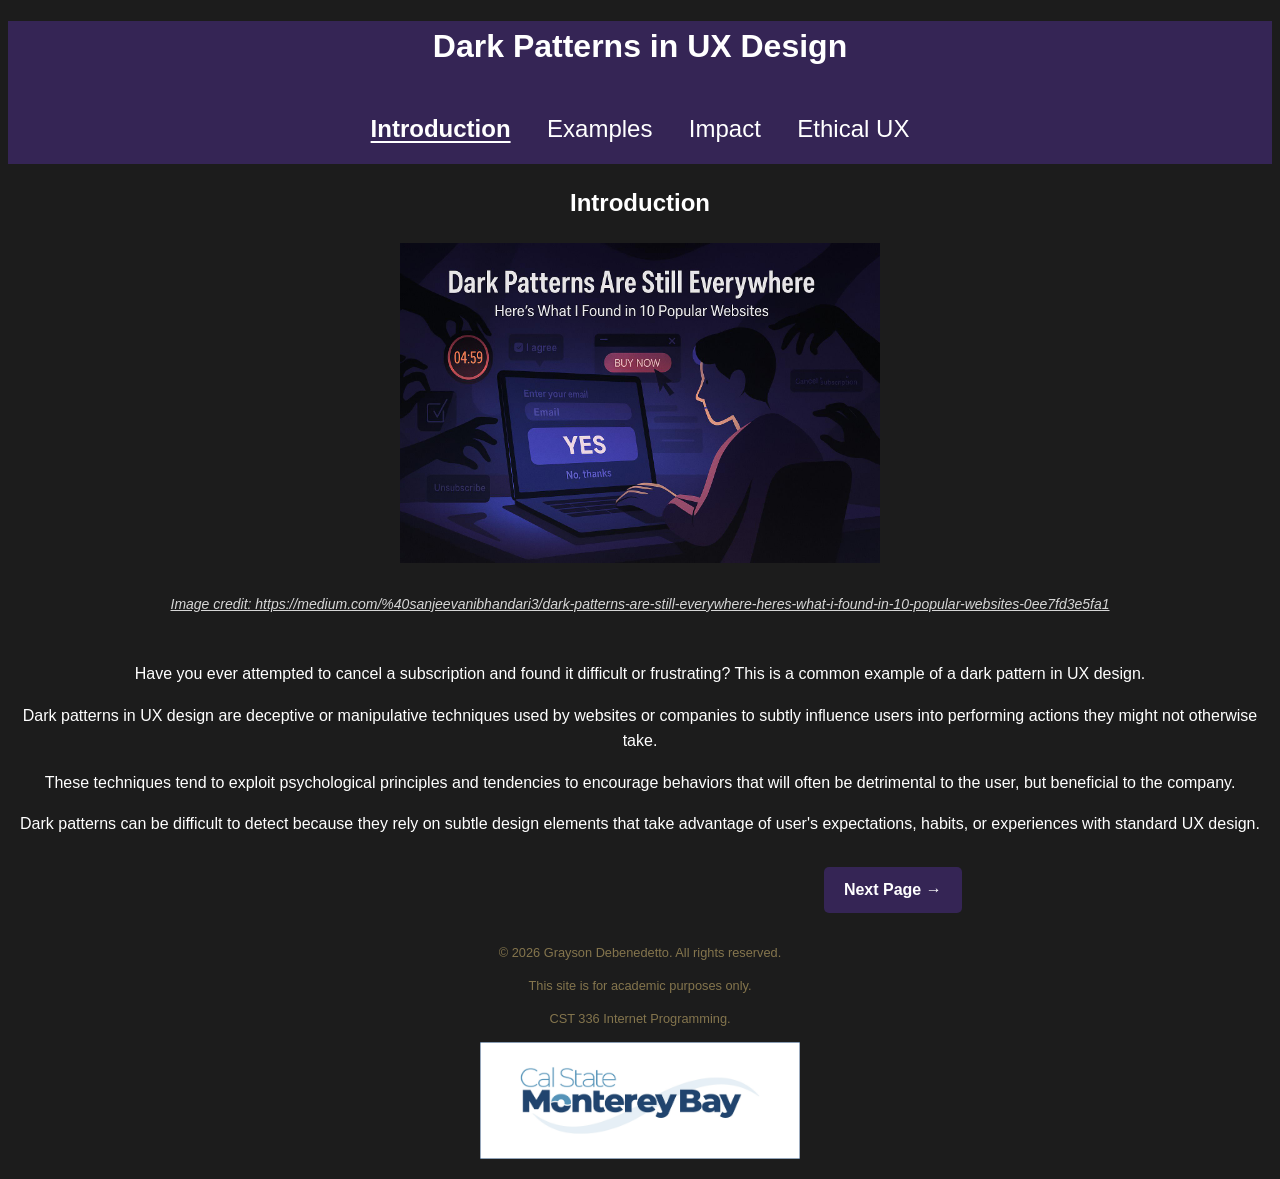
<file: hw1/index.html>
<!DOCTYPE html>
<html lang="en">
<head>
    <meta charset="UTF-8">
    <meta name="viewport" content="width=device-width, initial-scale=1.0">
    <title>HW1 Dark Patterns in UX Design</title>

    <link rel="stylesheet" href="css/styles.css">
</head>
<body>
<header>
    <h1>Dark Patterns in UX Design</h1>
    <nav>
        <a href="index.html" class="current">Introduction</a>
        <a href="examples.html">Examples</a>
        <a href="impact.html">Impact</a>
        <a href="ethical-ux.html">Ethical UX</a>
    </nav>
</header>

<main>
    <h2>Introduction</h2>

<div class="image-container">
    <img src="img/medium.jpg" id="medium" alt="Dark Patterns in UX Design">

    <a href="https://medium.com/%40sanjeevanibhandari3/dark-patterns-are-still-everywhere-heres-what-i-found-in-10-popular-websites-0ee7fd3e5fa1">
        Image credit: https://medium.com/%40sanjeevanibhandari3/dark-patterns-are-still-everywhere-heres-what-i-found-in-10-popular-websites-0ee7fd3e5fa1
    </a>
</div>
    <section>
    <p> Have you ever attempted to cancel a subscription and found it difficult or frustrating? This is a common example of a dark pattern in UX design.</p>
    <p> Dark patterns in UX design are deceptive or manipulative techniques used by websites or companies to subtly influence users into performing actions they might not otherwise take.</p>
    <p> These techniques tend to exploit psychological principles and tendencies to encourage behaviors that will often be detrimental to the user, but beneficial to the company.</p>
    <p> Dark patterns can be difficult to detect because they rely on subtle design elements that take advantage of user's expectations, habits, or experiences with standard UX design.</p>
    </section>

    <div class ="button-container">
        <a href="examples.html" class="next-button-first-page">Next Page &rarr;</a>
    </div>
</main>

<footer>
    <p>&copy; 2026 Grayson Debenedetto. All rights reserved.</p>
    <p>This site is for academic purposes only.</p>
    <p>CST 336 Internet Programming.</p>
    <figure>
        <img src="img/csumb_logo.jpg" alt="CSUMB Logo" class="logo">
    </figure>
</footer>
</body>
</html>
</file>
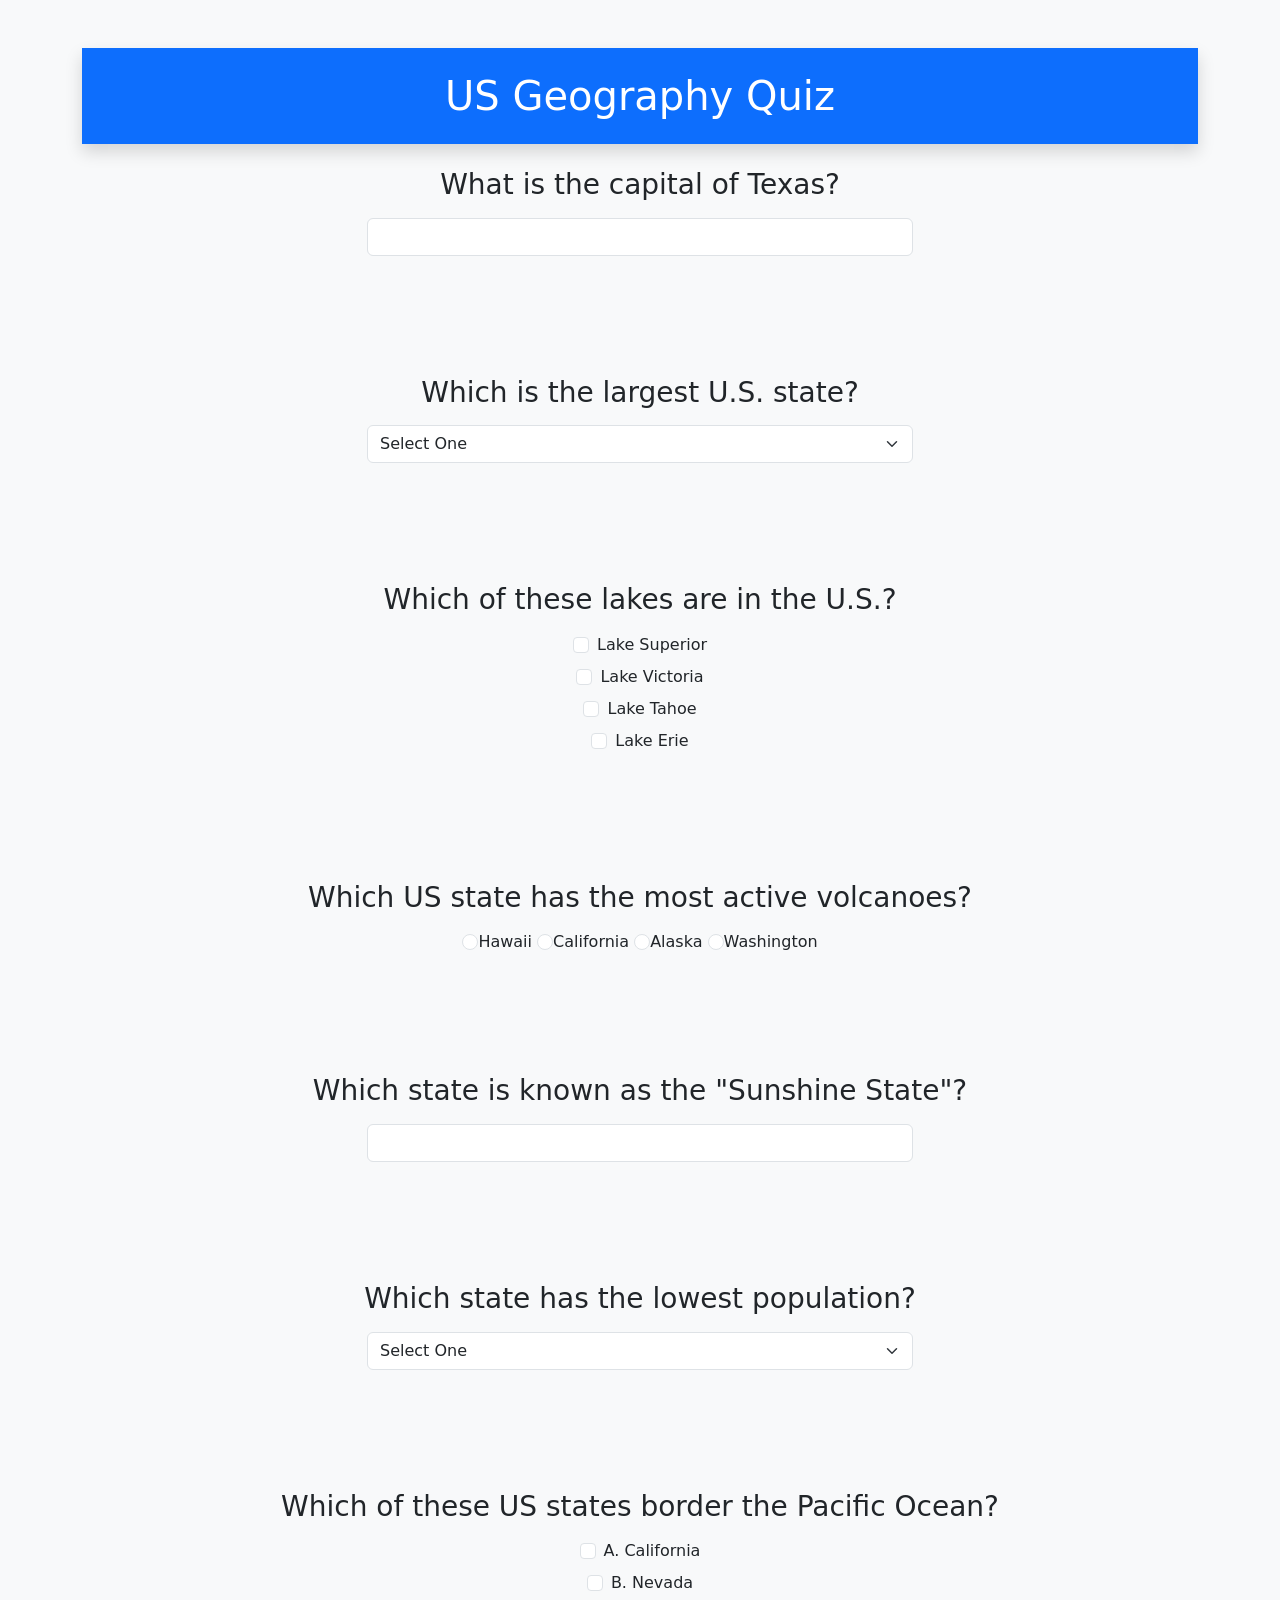
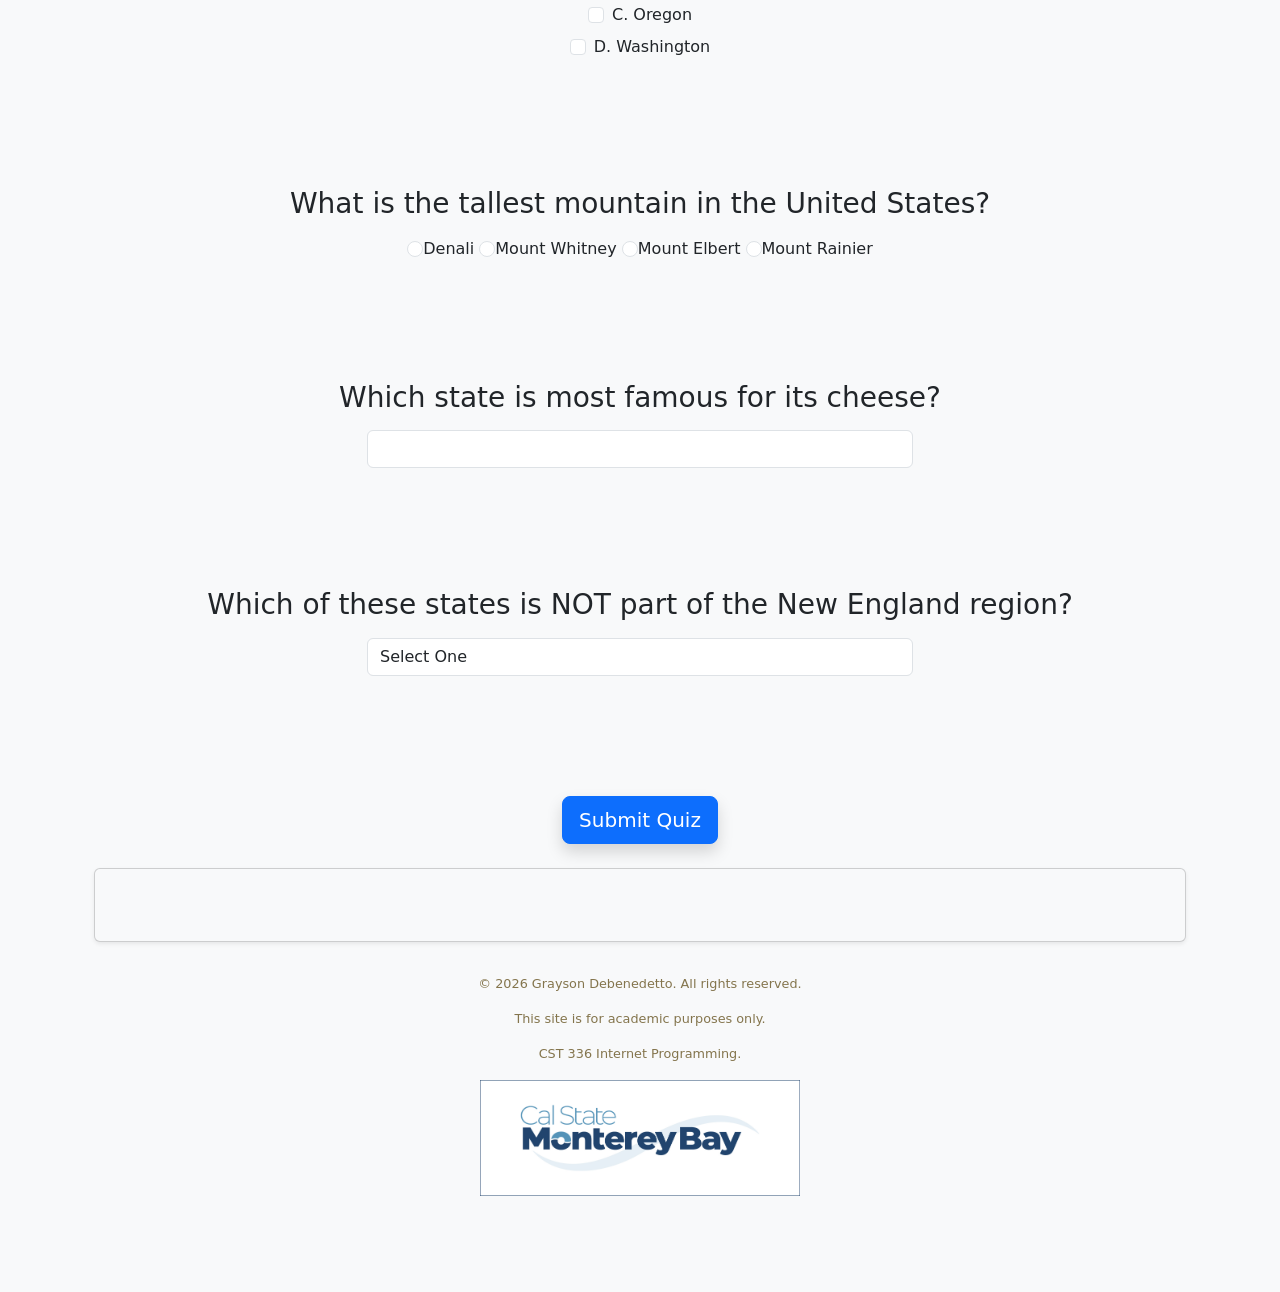
<file: hw2/index.html>
<!DOCTYPE html>
<html lang="en">
<head>
  <meta charset="UTF-8">
  <meta name="viewport" content="width=device-width, initial-scale=1.0">
  <title>US Geography Quiz</title>

  <link rel="stylesheet"
  href="https://cdn.jsdelivr.net/npm/bootstrap@5.3.3/dist/css/bootstrap.min.css">

  <link rel="stylesheet" href="css/styles.css">

</head>
<body class="bg-light text-center">
<div class="container mt-5 mb-5">
<h1 class="p-4 bg-primary text-white shadow">US Geography Quiz</h1>

<div class="container mt-4">

<!-- Q1 -->
<h3 class="mt-4 mb-3"><span id="markImg1"></span>What is the capital of Texas?</h3>
  <input type="text" id="q1" class="form-control w-50 mx-auto">
  <br><br>
  <div id="q1Feedback"></div>
  <br><br>

<!-- Q2 -->
<h3 class ="mt-4 mb-3"><span id="markImg2"></span>Which is the largest U.S. state?</h3>
  <select id="q2" class="form-select w-50 mx-auto">
  <option value="">Select One</option>
  <option value="tx">Texas</option>
  <option value="ca">California</option>
  <option value="ak">Alaska</option>
  <option value="fl">Florida</option>
  </select>
    <br><br>
  <div id="q2Feedback"></div>
    <br><br>

<!-- Q3 -->
<h3 class ="mt-4 mb-3"><span id="markImg3"></span>Which of these lakes are in the U.S.?</h3>
<div class="d-flex align-items-center justify-content-center gap-2 mb-2">
  <input type="checkbox" class="form-check-input mt-0" id="Superior">
  <label for="Superior">Lake Superior</label>
</div>

<div class="d-flex align-items-center justify-content-center gap-2 mb-2">
  <input type="checkbox" class="form-check-input mt-0" id="Victoria">
  <label for="Victoria">Lake Victoria</label>
</div>

<div class="d-flex align-items-center justify-content-center gap-2 mb-2">
  <input type="checkbox" class="form-check-input mt-0" id="Tahoe">
  <label for="Tahoe">Lake Tahoe</label>
</div>

<div class="d-flex align-items-center justify-content-center gap-2 mb-2">
  <input type="checkbox" class="form-check-input mt-0" id="Erie">
  <label for="Erie">Lake Erie</label>
</div>
    <br><br>
<div id="q3Feedback"></div>
    <br><br>

<!-- Q4 -->
<h3 class ="mt-4 mb-3"><span id="markImg4"></span>Which US state has the most active volcanoes?</h3>
<div id="q4Choices"></div>
<br><br>
<div id="q4Feedback"></div>
<br><br>

<!-- Q5 -->
<h3 class ="mt-4 mb-3"><span id="markImg5"></span>Which state is known as the "Sunshine State"?</h3>
  <input type="text" id="q5" class="form-control w-50 mx-auto">
  <br><br>
  <div id="q5Feedback"></div>
  <br><br>

<!-- Q6 -->
<h3 class ="mt-4 mb-3"><span id="markImg6"></span>Which state has the lowest population?</h3>
  <select id="q6" class="form-select w-50 mx-auto">
  <option value="">Select One</option>
  <option value="vt">Vermont</option>
  <option value="wy">Wyoming</option>
  <option value="ak">Alaska</option>
  <option value="de">Delaware</option>
  </select>
    <br><br>
  <div id="q6Feedback"></div>
    <br><br>

<!-- Q7 -->
<h3 class ="mt-4 mb-3"><span id="markImg7"></span>Which of these US states border the Pacific Ocean?</h3>
<div class="d-flex align-items-center justify-content-center gap-2 mb-2">
  <input type="checkbox" class="form-check-input mt-0" id="California">
  <label for="California">A. California</label>
</div>

<div class="d-flex align-items-center justify-content-center gap-2 mb-2">
  <input type="checkbox" class="form-check-input mt-0" id="Nevada">
  <label for="Nevada">B. Nevada</label>
</div>

<div class="d-flex align-items-center justify-content-center gap-2 mb-2">
  <input type="checkbox" class="form-check-input mt-0" id="Oregon">
  <label for="Oregon">C. Oregon</label>
</div>

<div class="d-flex align-items-center justify-content-center gap-2 mb-2">
  <input type="checkbox" class="form-check-input mt-0" id="Washington">
  <label for="Washington">D. Washington</label>
</div>
    <br><br>
  <div id="q7Feedback"></div>
    <br><br>

<script>
document.querySelectorAll(
  "#California, #Nevada, #Oregon, #Washington"
).forEach(function(checkbox) {
  checkbox.addEventListener("change", function() {
    console.log(this.id + " changed to " + this.checked);
  });
});
</script>

<!-- Q8 -->
<h3 class ="mt-4 mb-3"><span id="markImg8"></span>What is the tallest mountain in the United States?</h3>
  <div id="q8Choices"></div>
    <br><br>
  <div id="q8Feedback"></div>
    <br><br>

<!-- Q9 -->
<h3 class ="mt-4 mb-3"><span id="markImg9"></span>Which state is most famous for its cheese?</h3>
  <input type="text" id="q9" class="form-control w-50 mx-auto">
  <br><br>
  <div id="q9Feedback"></div>
  <br><br>

<!-- Q10 -->  
<h3 class ="mt-4 mb-3"><span id="markImg10"></span>Which of these states is NOT part of the New England region?</h3>
  <select id="q10" class="form-control w-50 mx-auto">
  <option value="">Select One</option>
  <option value="me">Maine</option>
  <option value="ma">Massachusetts</option>
  <option value="nh">New Hampshire</option>
  <option value="nj">New Jersey</option>
  </select>
    <br><br>
  <div id="q10Feedback"></div>
    <br><br>

  <h3 id="validationFdbk" class="bg-danger text-white"></h3>
  <button class="btn btn-primary btn-lg shadow mt-3">Submit Quiz</button>
<div class="card bg-light shadow-sm p-4 mt-4">
  <h2 id="totalScore" class="text-primary"></h2>
  <h3 id="congratulation"></h3>
  <h3 id="totalAttempts" class="text-secondary"></h3>
</div>


  <script src="js/script.js"></script>
  </div>
</body>
<footer>
    <p>&copy; 2026 Grayson Debenedetto. All rights reserved.</p>
    <p>This site is for academic purposes only.</p>
    <p>CST 336 Internet Programming.</p>
    <figure>
        <img src="img/csumb_logo.jpg" alt="CSUMB Logo" class="logo">
    </figure>
</footer>
</html>
</file>
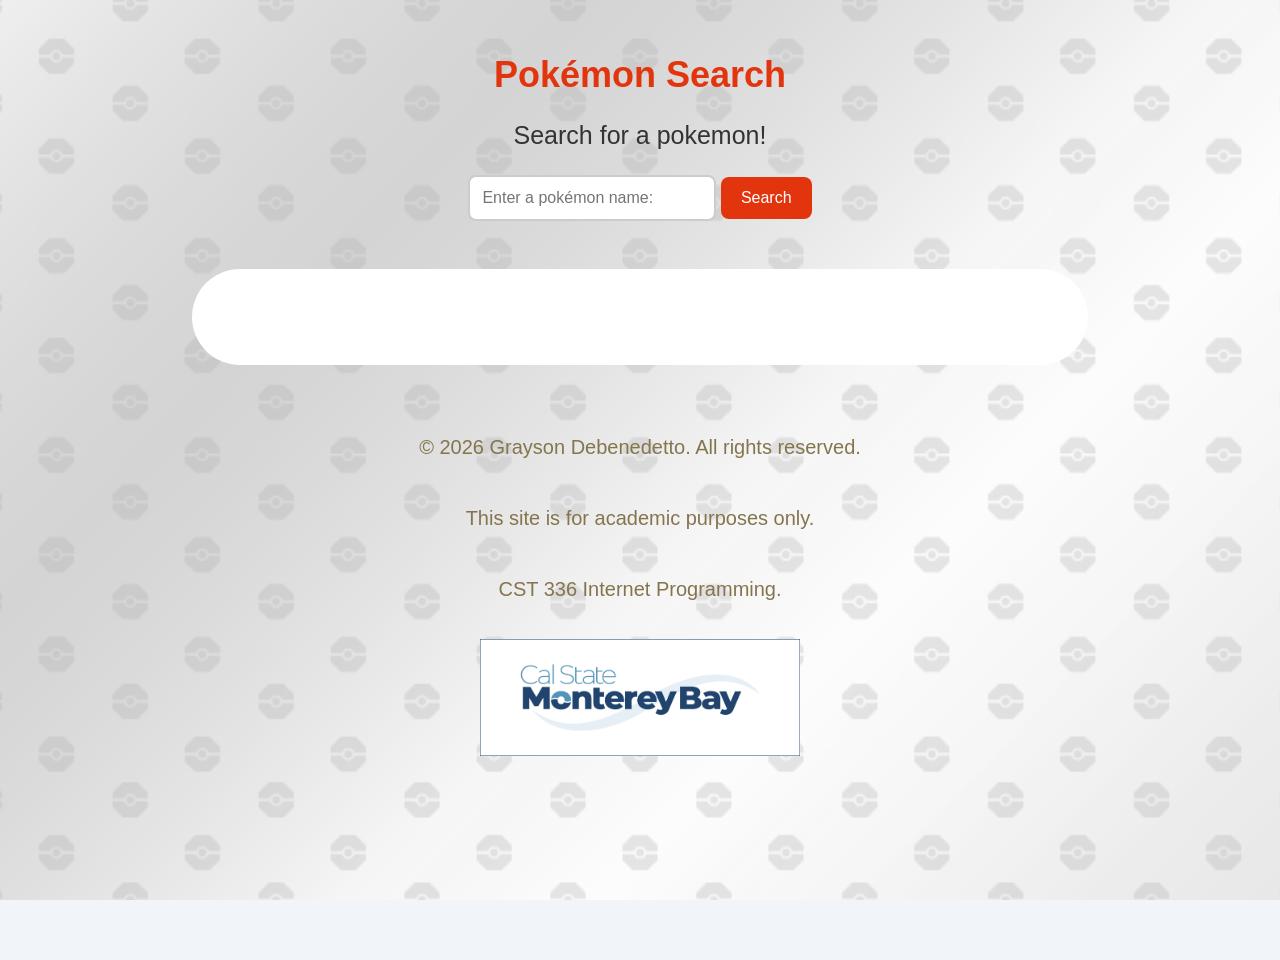
<file: hw3/index.html>
<!DOCTYPE html>
<html lang="en">
<head>
    <meta charset="UTF-8">
    <meta name="viewport" content="width=device-width, initial-scale=1.0">
    <title>Pokémon Search</title>
    <link rel="stylesheet" href="css/style.css">
</head>
<body>
    
    <h1>Pokémon Search</h1>
    <p>Search for a pokemon!</p>

    <form id="pokemonForm">
    <input type="text" id="pokemonInput" placeholder="Enter a pokémon name:">

    <button id="submit">Search</button>
    </form>

    <div id="pokemonDisplay"></div>

    <script src="js/script.js"></script>
</body>
<footer>
    <p>&copy; 2026 Grayson Debenedetto. All rights reserved.</p>
    <p>This site is for academic purposes only.</p>
    <p>CST 336 Internet Programming.</p>
    <figure>
        <img src="img/csumb_logo.jpg" alt="CSUMB Logo" class="logo">
    </figure>
</footer>
</html>
</file>
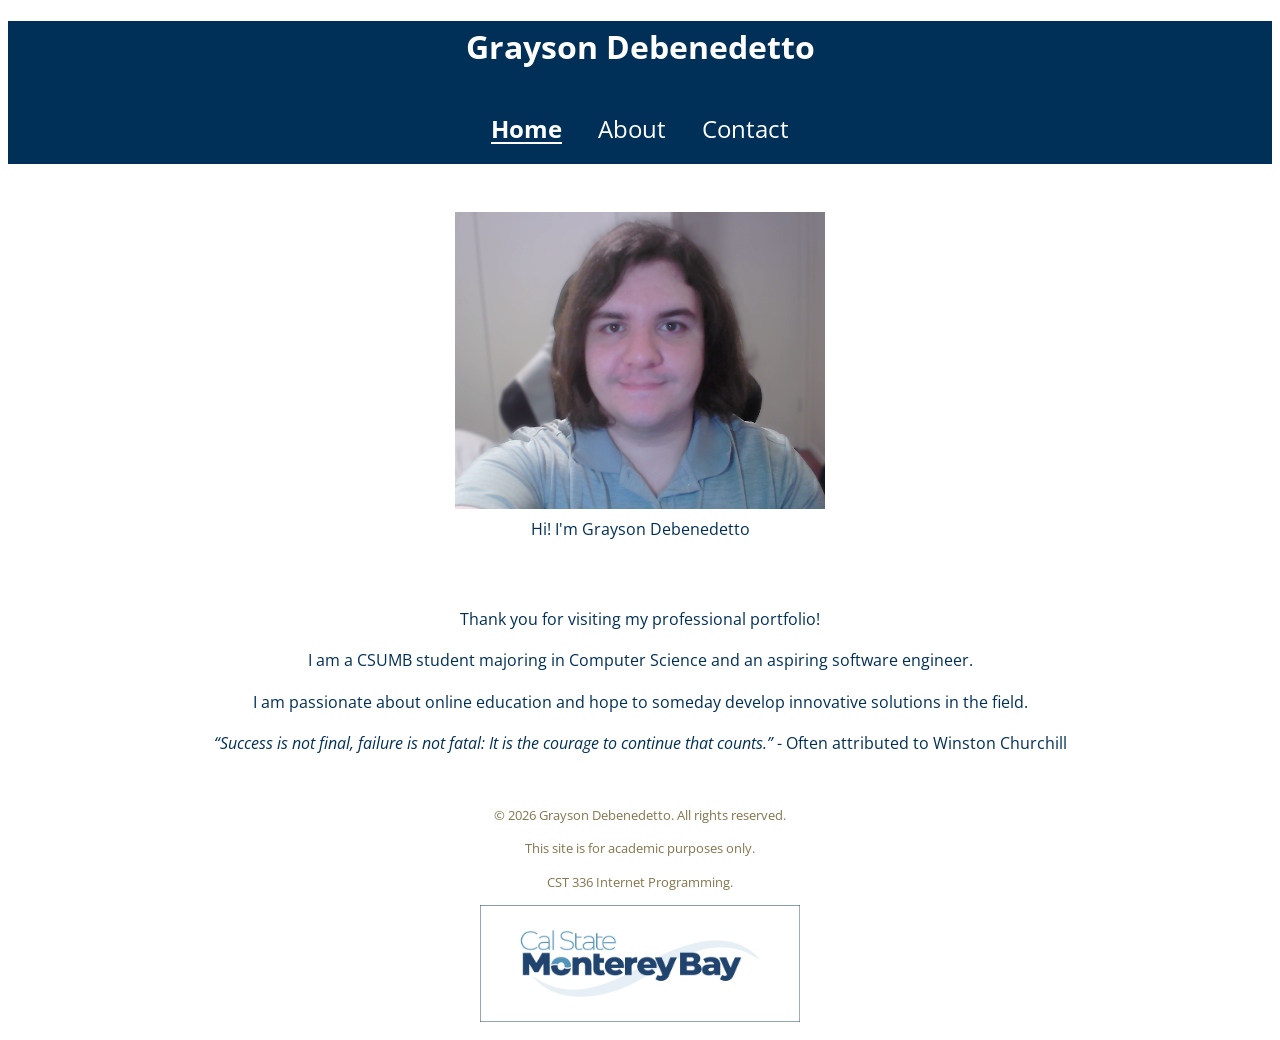
<file: lab1/index.html>
<!DOCTYPE html>
<html lang="en">
<head>
    <meta charset="UTF-8">
    <meta name="viewport" content="width=device-width, initial-scale=1.0">
    <title>Grayson Debenedetto | Portfolio</title>

    <style>
    </style>

    <link rel="stylesheet" href="css/styles.css">

    <link rel="preconnect" href="https://fonts.googleapis.com">
    <link rel="preconnect" href="https://fonts.gstatic.com" crossorigin>
    <link href="https://fonts.googleapis.com/css2?family=Open+Sans:wght@400;700&display=swap" rel="stylesheet">

</head>
<body>
<header> 
    <h1>Grayson Debenedetto</h1>
    <nav>
        <a href="index.html" class="current">Home</a>
        <a href="about.html">About</a>
        <a href="contact.html">Contact</a>
    </nav>
</header>

<main>
    <figure>
        <img src="img/profile.png" alt="Portrait of Grayson Debenedetto">
        <figcaption>Hi! I'm Grayson Debenedetto</figcaption>
    </figure>

    <section>
        <p>Thank you for visiting my professional portfolio!</p>
        <p>I am a CSUMB student majoring in Computer Science and an aspiring software engineer.</p>
        <p>I am passionate about online education and hope to someday develop innovative solutions in the field.</p>
        <p><i>“Success is not final, failure is not fatal: It is the courage to continue that counts.” </i>- Often attributed to Winston Churchill</p>
    </section>
</main>

<footer>
    <p>&copy; 2026 Grayson Debenedetto. All rights reserved.</p>
    <p>This site is for academic purposes only.</p>
    <p>CST 336 Internet Programming.</p>
    <!-- Display CSUMB logo here-->
    <figure>
        <img src="img/csumb_logo.jpg" alt="CSUMB Logo" class="logo">
    </figure>
</footer>
</body>
</html>
</file>
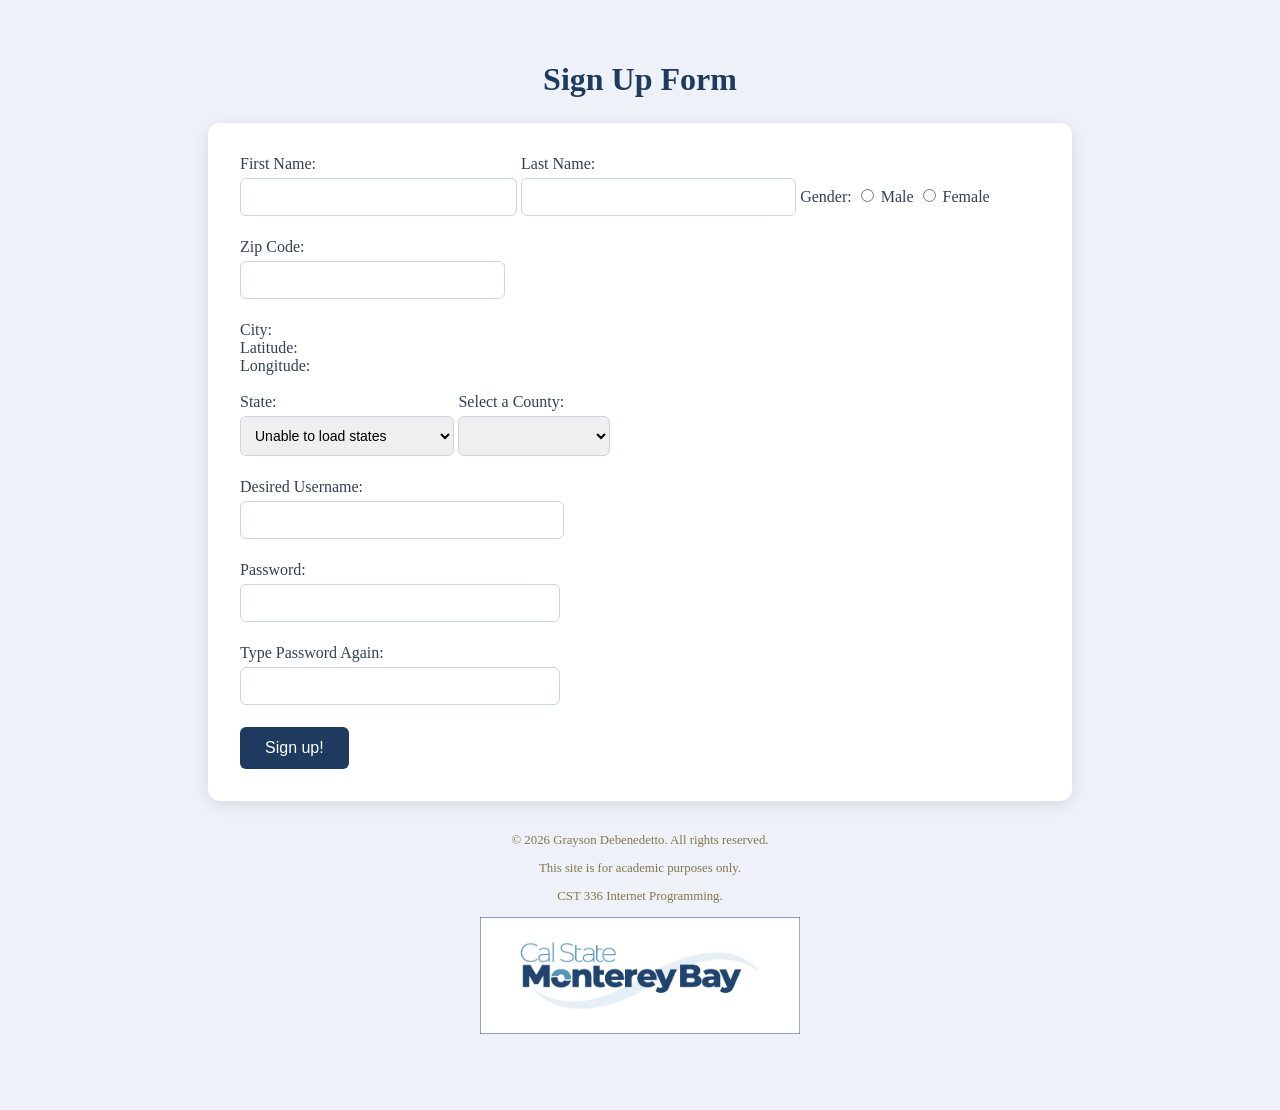
<file: lab3/index.html>
<!DOCTYPE html>
<html>
<head>
   <meta charset="utf-8">
   <title> Sign Up Page </title>
   <link rel="stylesheet" href="css/styles.css">
</head>

<body>
<h1> Sign Up Form</h1>
<form id="signupForm" action="welcome.html">
  <label> First Name:
    <input type="text" id="fName" name="fName"><br>
  </label>

  <label>Last Name:
     <input type="text" id="lName" name="lName"><br>
  </label>

  Gender:
  <label><input type="radio" name="gender" value="m"> Male</label>
  <label><input type="radio" name="gender" value="f"> Female</label><br>

 <label>Zip Code:
    <input type="text" id="zip" name="zip">
</label>
<span id="zipError"></span><br>

  City: <span id="city"></span><br>
  Latitude: <span id="latitude"></span><br>
  Longitude: <span id="longitude"></span><br>
  <br>

<label>State:
  <select id="state" name="state">
    <option value="">Loading states...</option>
  </select><br>
</label>

  <label>Select a County:
     <select id="county" name="county"></select><br>
  </label>
  <br>

  <label>Desired Username:
     <input type="text" id="username" name="username">
  </label>
  <span id="usernameError"></span><br>

  <label>Password: <br>
  <input type="password" id="password" name="password"><br>
  </label>
  <span id="suggestedPassword"></span>
   <br>

  <label>Type Password Again: <br>
     <input type="password" id="passwordAgain" name="passwordAgain"><br>
  </label>
  <span id="passwordError"></span><br>

  <button>Sign up!</button>
  <br>
</form>
<script src="js/script.js"></script>
<footer>
    <p>&copy; 2026 Grayson Debenedetto. All rights reserved.</p>
    <p>This site is for academic purposes only.</p>
    <p>CST 336 Internet Programming.</p>
    <figure>
        <img src="img/csumb_logo.jpg" alt="CSUMB Logo" class="logo">
    </figure>
</footer>
</body>
</html>
</file>
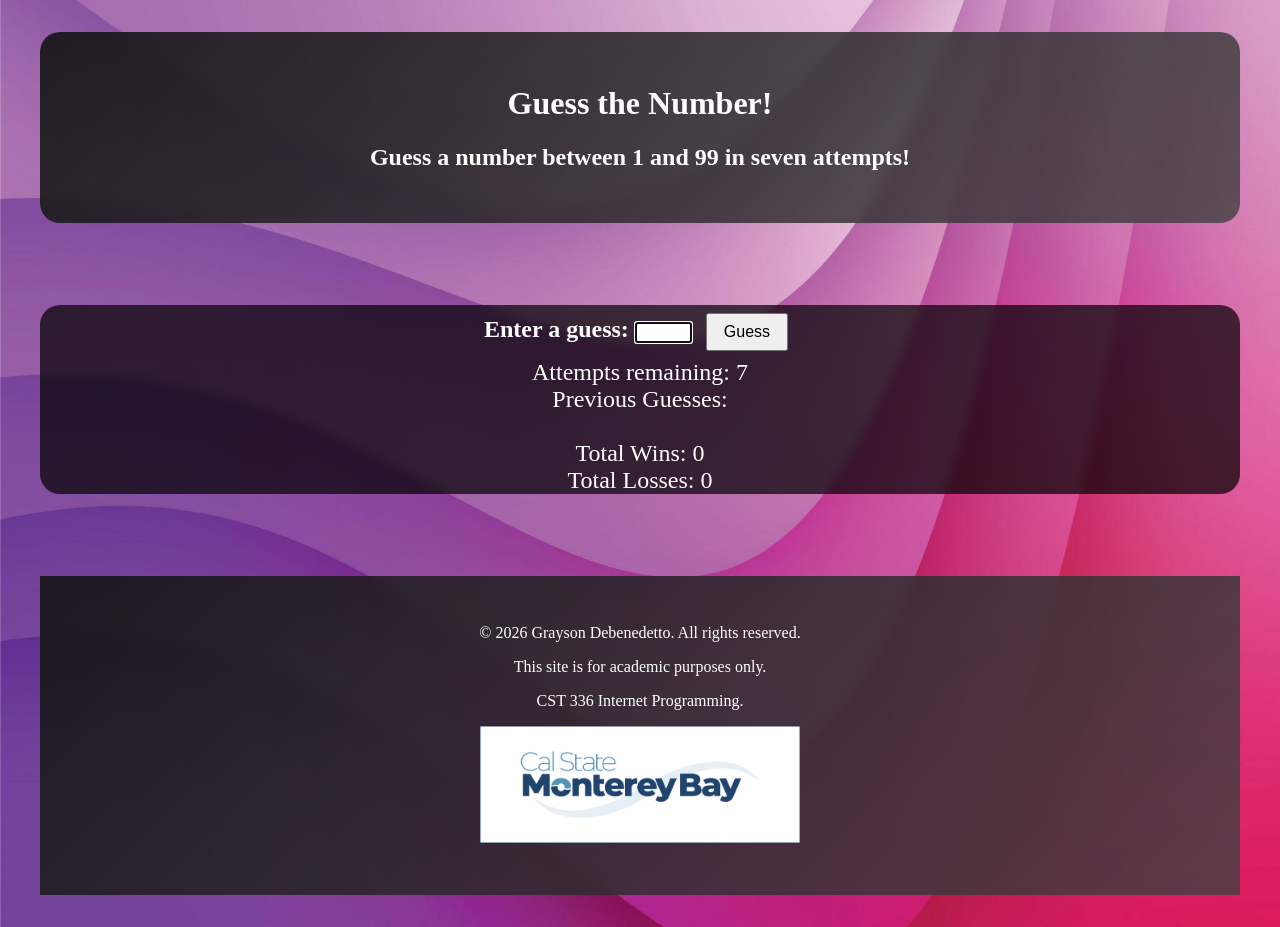
<file: lab2/guess_number/index.html>
<!DOCTYPE html>
<html>
    <head>
        <title> Guess a Number </title>
        <meta charset="utf-8">

            <link rel="stylesheet" href="css/styles.css">
    </head>
    <body>

        <header>
            <h1>Guess the Number!</h1>
            <h2>Guess a number between 1 and 99 in seven attempts!</h2>
        </header>
        <br>
        <div id="main">
          <strong>Enter a guess: </strong>
          <input type="text" id="playerGuess" size="5">         
          <button id="guessBtn"> Guess </button> <br>
          <button id="resetBtn"> Reset </button> 
          <div id="feedback"></div>
          <div id="attemptsLeft">Attempts remaining: 7 
            <span id="attempts"></span>  
        </div>
          <div> Previous Guesses:
            <span id="guesses"></span>
          </div>
          <br>
            <div id="Wins">Total Wins: 0</div>
            <div id="Losses">Total Losses: 0</div>
        </div>
        <br>

   
        
        <script src="js/script.js"></script> 
    </body>

    <footer>
    <p>&copy; 2026 Grayson Debenedetto. All rights reserved.</p>
    <p>This site is for academic purposes only.</p>
    <p>CST 336 Internet Programming.</p>
    <figure>
        <img src="img/csumb_logo.jpg" alt="CSUMB Logo" class="logo">
    </figure>
    </footer>
</html>
</file>
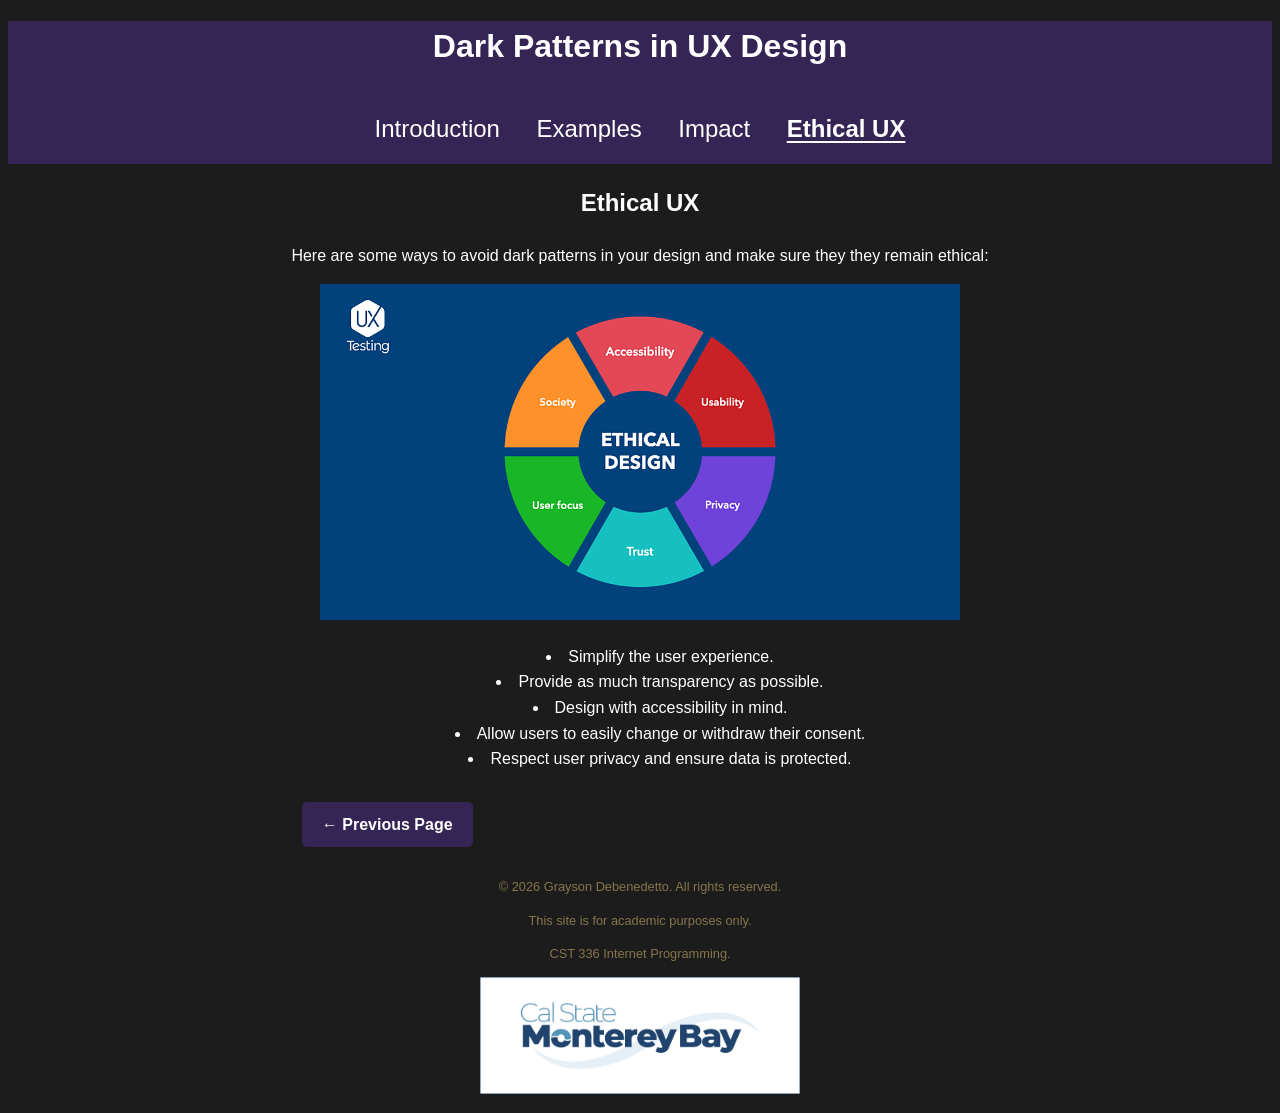
<file: hw1/ethical-ux.html>
<!DOCTYPE html>
<html lang="en">
<head>
    <meta charset="UTF-8">
    <meta name="viewport" content="width=device-width, initial-scale=1.0">
    <title>HW1 Dark Patterns in UX Design</title>

    <link rel="stylesheet" href="css/styles.css">
</head>
<body>
<header>
    <h1>Dark Patterns in UX Design</h1>
    <nav>
        <a href="index.html" >Introduction</a>
        <a href="examples.html">Examples</a>
        <a href="impact.html">Impact</a>
        <a href="ethical-ux.html" class="current">Ethical UX</a>
    </nav>
</header>

<main>
    <h2>Ethical UX</h2>
    <p>Here are some ways to avoid dark patterns in your design and make sure they they remain ethical:</p>

    <figure>
        <img src="img/ethical-ux.png" class="ethical-ux" alt="Ethical UX">
    </figure>
    <ul>
        <li>Simplify the user experience.</li>
        <li>Provide as much transparency as possible.</li>
        <li>Design with accessibility in mind.</li>
        <li>Allow users to easily change or withdraw their consent.</li>
        <li>Respect user privacy and ensure data is protected.</li>
    </ul>
    <div class ="button-container">
        <a href="impact.html" class="previous-button-last-page">&larr; Previous Page</a>
    </div>
</main>

<footer>
    <p>&copy; 2026 Grayson Debenedetto. All rights reserved.</p>
    <p>This site is for academic purposes only.</p>
    <p>CST 336 Internet Programming.</p>
    <figure>
        <img src="img/csumb_logo.jpg" alt="CSUMB Logo" class="logo">
    </figure>
</footer>
</body>
</html>
</file>
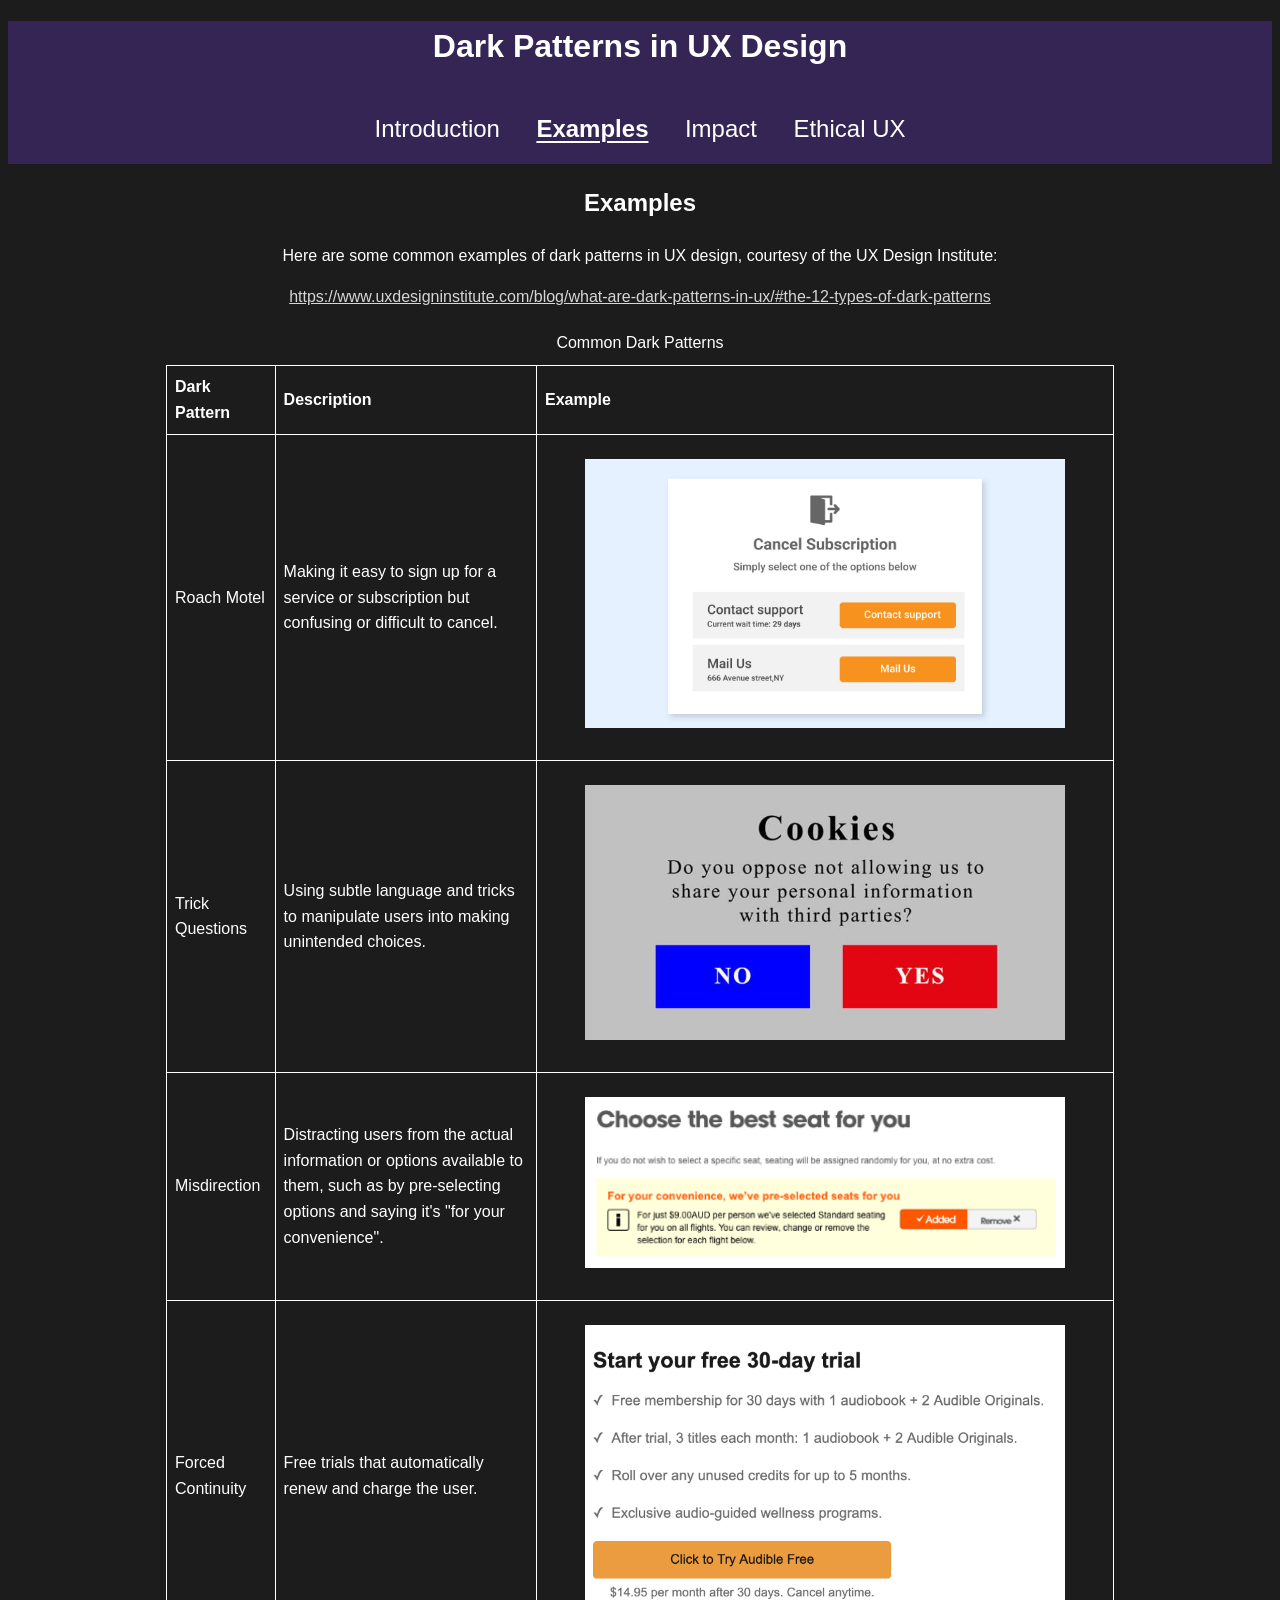
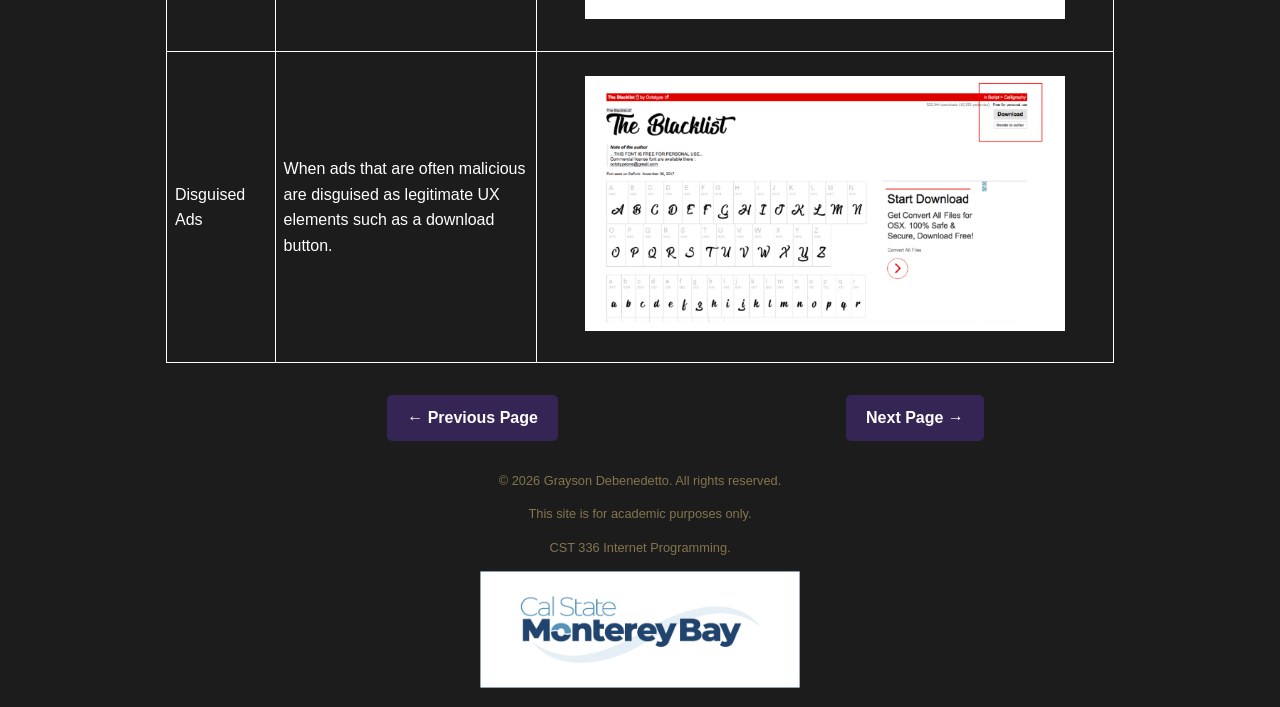
<file: hw1/examples.html>
<!DOCTYPE html>
<html lang="en">
<head>
    <meta charset="UTF-8">
    <meta name="viewport" content="width=device-width, initial-scale=1.0">
    <title>HW1 Dark Patterns in UX Design</title>

    <link rel="stylesheet" href="css/styles.css">
</head>
<body>
<header>
    <h1>Dark Patterns in UX Design</h1>
    <nav>
        <a href="index.html" >Introduction</a>
        <a href="examples.html" class="current">Examples</a>
        <a href="impact.html">Impact</a>
        <a href="ethical-ux.html">Ethical UX</a>
    </nav>
</header>

<main>
    <h2>Examples</h2>
    <p>Here are some common examples of dark patterns in UX design, courtesy of the UX Design Institute:</p>
    <a href="https://www.uxdesigninstitute.com/blog/what-are-dark-patterns-in-ux/#the-12-types-of-dark-patterns">
        https://www.uxdesigninstitute.com/blog/what-are-dark-patterns-in-ux/#the-12-types-of-dark-patterns
    </a>
    <table>
        <caption>Common Dark Patterns</caption>
        <thead>
            <tr id="table-header">
                <th scope="col">Dark Pattern</th>
                <th scope="col">Description</th>
                <th scope="col">Example</th>
            </tr>
        </thead>
        <tbody>
            <tr class="table-row-roach-motel">
                <td>Roach Motel</td>
                <td>Making it easy to sign up for a service or subscription but confusing or difficult to cancel.</td>
                <td><figure><img src="img/roach-motel.jpg" class="example" alt="Roach Motel Example"></figure></td>
            </tr>
            <tr class="table-row-trick-questions">
                <td>Trick Questions</td>
                <td>Using subtle language and tricks to manipulate users into making unintended choices.</td>   
                <td><figure><img src="img/trick-question.jpg" class="example" alt="Trick Questions Example"></figure></td>
            </tr>
            <tr class="table-row-misdirection">
                <td>Misdirection</td>
                <td>Distracting users from the actual information or options available to them, such as by pre-selecting options and saying it's "for your convenience".</td>   
                <td><figure><img src="img/misdirection.png" class="example" alt="Misdirection Example"></figure></td>
            </tr>
            <tr class="table-row-forced-continuity">
                <td>Forced Continuity</td>
                <td>Free trials that automatically renew and charge the user.</td>
                <td><figure><img src="img/forced-continuity.png" class="example" alt="Forced Continuity Example"></figure></td>
            </tr>
            <tr class="table-row-disguised-ads">
                <td>Disguised Ads</td>
                <td>When ads that are often malicious are disguised as legitimate UX elements such as a download button.</td>
                <td><figure><img src="img/disguised-ads.png" class="example" alt="Disguised Ads Example"></figure></td>
            </tr>
        </tbody>
    </table>

    <div class ="button-container">
        <a href="index.html" class="previous-button">&larr; Previous Page</a>
        <a href="impact.html" class="next-button">Next Page &rarr;</a>
    </div>
</main>

<footer>
    <p>&copy; 2026 Grayson Debenedetto. All rights reserved.</p>
    <p>This site is for academic purposes only.</p>
    <p>CST 336 Internet Programming.</p>
    <figure>
        <img src="img/csumb_logo.jpg" alt="CSUMB Logo" class="logo">
    </figure>
</footer>
</body>
</html>
</file>
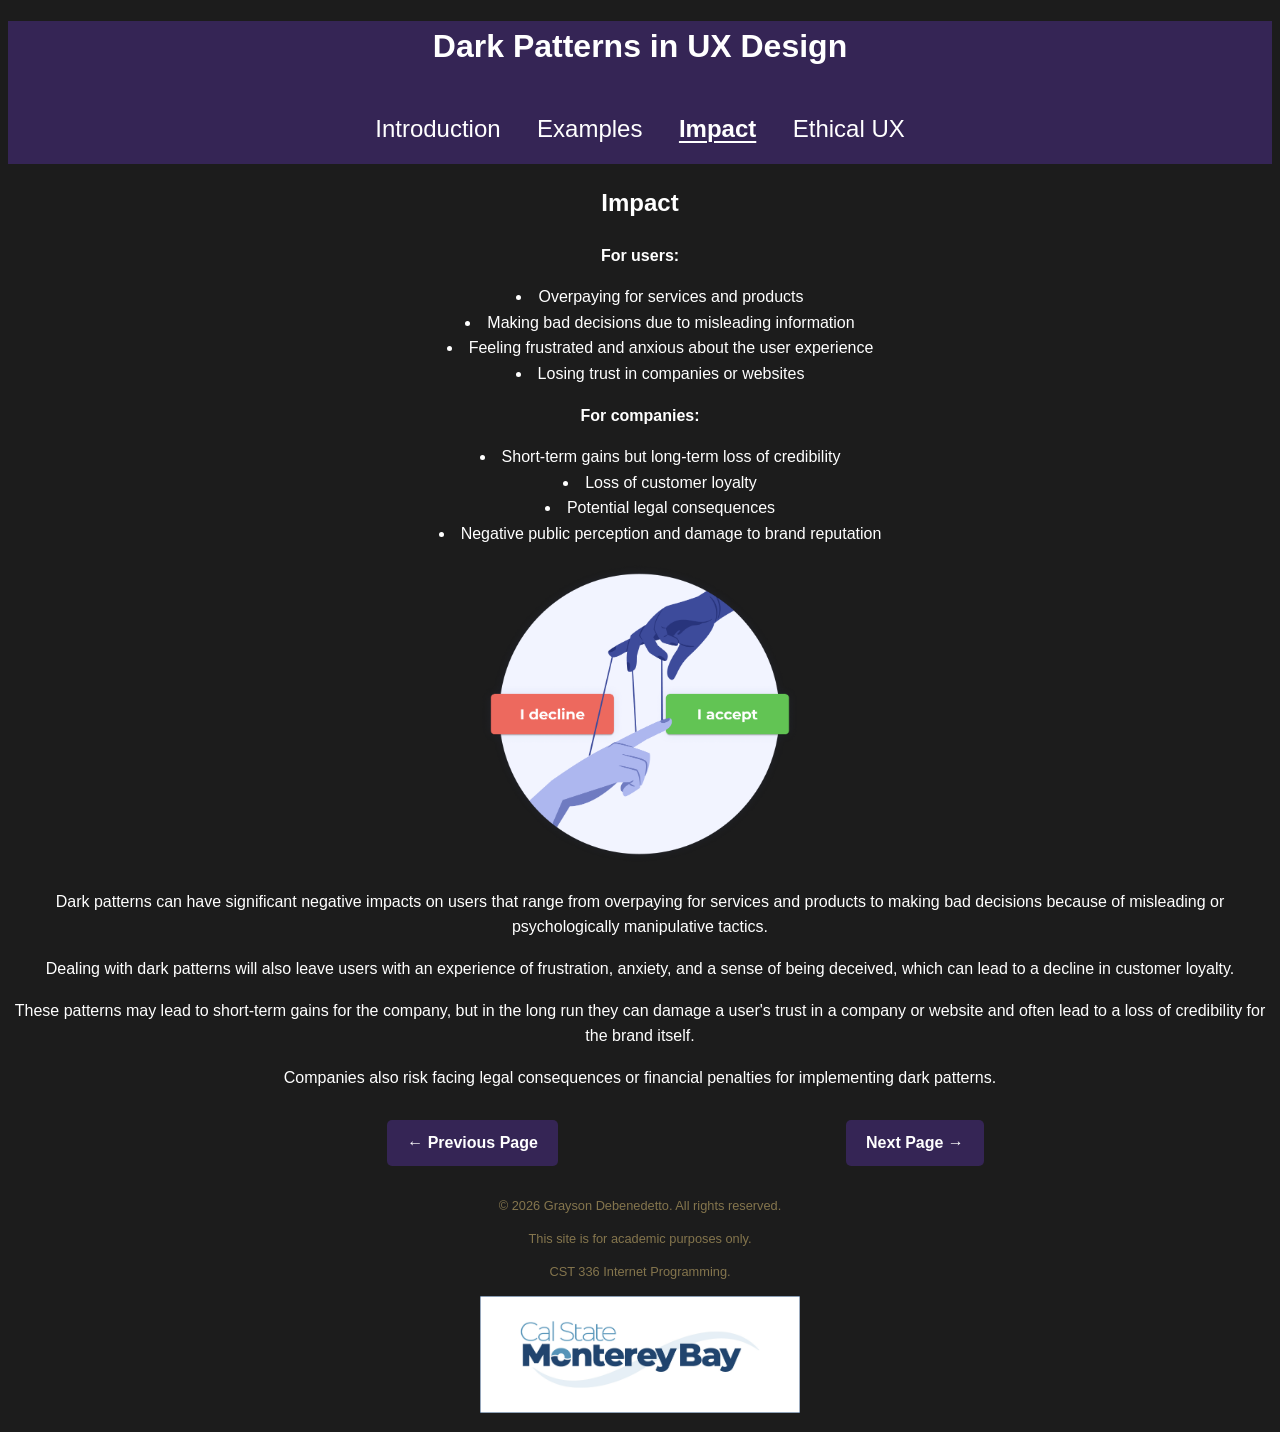
<file: hw1/impact.html>
<!DOCTYPE html>
<html lang="en">
<head>
    <meta charset="UTF-8">
    <meta name="viewport" content="width=device-width, initial-scale=1.0">
    <title>HW1 Dark Patterns in UX Design</title>

    <link rel="stylesheet" href="css/styles.css">
</head>
<body>
<header>
    <h1>Dark Patterns in UX Design</h1>
    <nav>
        <a href="index.html" >Introduction</a>
        <a href="examples.html">Examples</a>
        <a href="impact.html" class="current">Impact</a>
        <a href="ethical-ux.html">Ethical UX</a>
    </nav>
</header>

<main>
    <h2>Impact</h2>
    <strong>For users:</strong>
    <ul>
        <li>Overpaying for services and products</li>
        <li>Making bad decisions due to misleading information</li>
        <li>Feeling frustrated and anxious about the user experience</li>
        <li>Losing trust in companies or websites</li>
    </ul>

    <strong>For companies:</strong>
    <ul>
        <li>Short-term gains but long-term loss of credibility</li>
        <li>Loss of customer loyalty</li>
        <li>Potential legal consequences</li>
        <li>Negative public perception and damage to brand reputation</li>
    </ul>

    <figure>
        <img src="img/impact.png" alt="Impact of Dark Patterns" class="impact">
    </figure>
    <p>Dark patterns can have significant negative impacts on users that range from overpaying for services and products
    to making bad decisions because of misleading or psychologically manipulative tactics. </p>
    <p>Dealing with dark patterns will also leave users with an experience of frustration, anxiety, and a sense of being deceived, which can lead to a decline in customer loyalty.</p>
    <p>These patterns may lead to short-term gains for the company, but in the long run they can damage a user's trust in a company or website and often lead to a  loss of credibility for the brand itself. </p>
    <p> Companies also risk facing legal consequences or financial penalties for implementing dark patterns. </p>

    <div class ="button-container">
        <a href="examples.html" class="previous-button">&larr; Previous Page</a>
        <a href="ethical-ux.html" class="next-button">Next Page &rarr;</a>
    </div>
</main>

<footer>
    <p>&copy; 2026 Grayson Debenedetto. All rights reserved.</p>
    <p>This site is for academic purposes only.</p>
    <p>CST 336 Internet Programming.</p>
    <figure>
        <img src="img/csumb_logo.jpg" alt="CSUMB Logo" class="logo">
    </figure>
</footer>
</body>
</html>
</file>
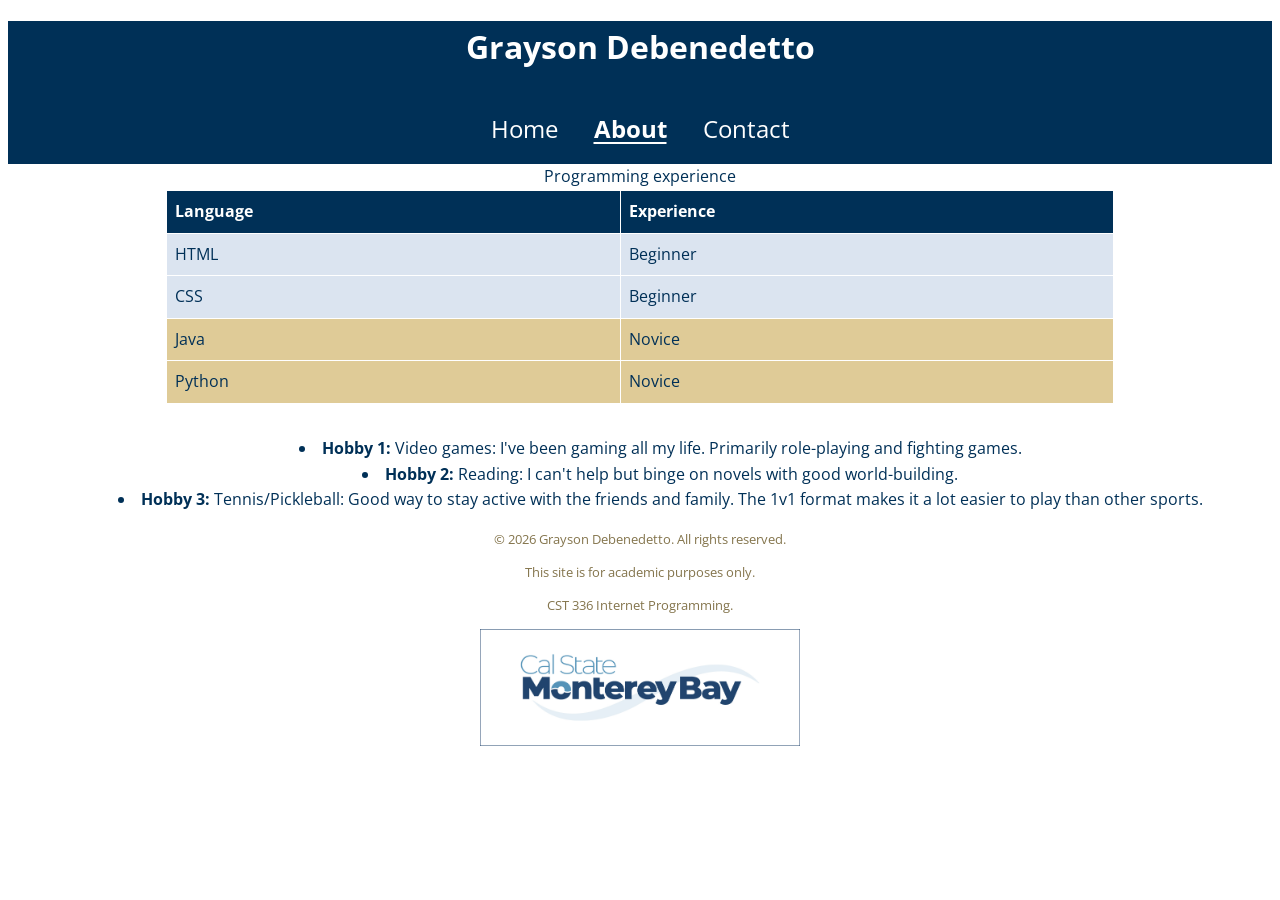
<file: lab1/about.html>
<!DOCTYPE html>
<html lang="en">
<head>
    <meta charset="UTF-8">
    <meta name="viewport" content="width=device-width, initial-scale=1.0">
    <title>Grayson Debenedetto | Portfolio</title>

    <style>
    </style>

    <link rel="stylesheet" href="css/styles.css">

    <link rel="preconnect" href="https://fonts.googleapis.com">
    <link rel="preconnect" href="https://fonts.gstatic.com" crossorigin>
    <link href="https://fonts.googleapis.com/css2?family=Open+Sans:wght@400;700&display=swap" rel="stylesheet">

    
</head>
<body>
<header> 
    <h1>Grayson Debenedetto</h1>
    <nav>
        <a href="index.html">Home</a>
        <a href="about.html" class="current">About</a>
        <a href="contact.html">Contact</a>
    </nav>
</header>

<main id="about-main">
    <table>
        <caption>Programming experience</caption>
        <thead>
            <tr id="table-header">
                <th scope="col">Language</th>
                <th scope="col">Experience</th>
            </tr>
        </thead>
        <tbody>
            <tr class="table-row-beginner">
                <td>HTML</td>
                <td>Beginner</td>
            </tr>
            <tr class="table-row-beginner">
                <td>CSS</td>
                <td>Beginner</td>
            </tr>
            <tr class="table-row-novice">
                <td>Java</td>
                <td>Novice</td>   
            </tr>
            <tr class="table-row-novice">
                <td>Python</td>
                <td>Novice</td>
            </tr>
        </tbody>
    </table>

    <ul>
        <li><strong>Hobby 1:</strong> Video games: I've been gaming all my life. Primarily role-playing and fighting games.</li>
        <li><strong>Hobby 2:</strong> Reading: I can't help but binge on novels with good world-building.</li>
        <li><strong>Hobby 3:</strong> Tennis/Pickleball: Good way to stay active with the friends and family. The 1v1 format makes it a lot easier to play than other sports.</li>
    </ul>

</main>

<footer>
    <p>&copy; 2026 Grayson Debenedetto. All rights reserved.</p>
    <p>This site is for academic purposes only.</p>
    <p>CST 336 Internet Programming.</p>
    <!-- Display CSUMB logo here-->
    <figure>
        <img src="img/csumb_logo.jpg" alt="CSUMB Logo" class="logo">
    </figure>
</footer>
</body>
</html>
</file>
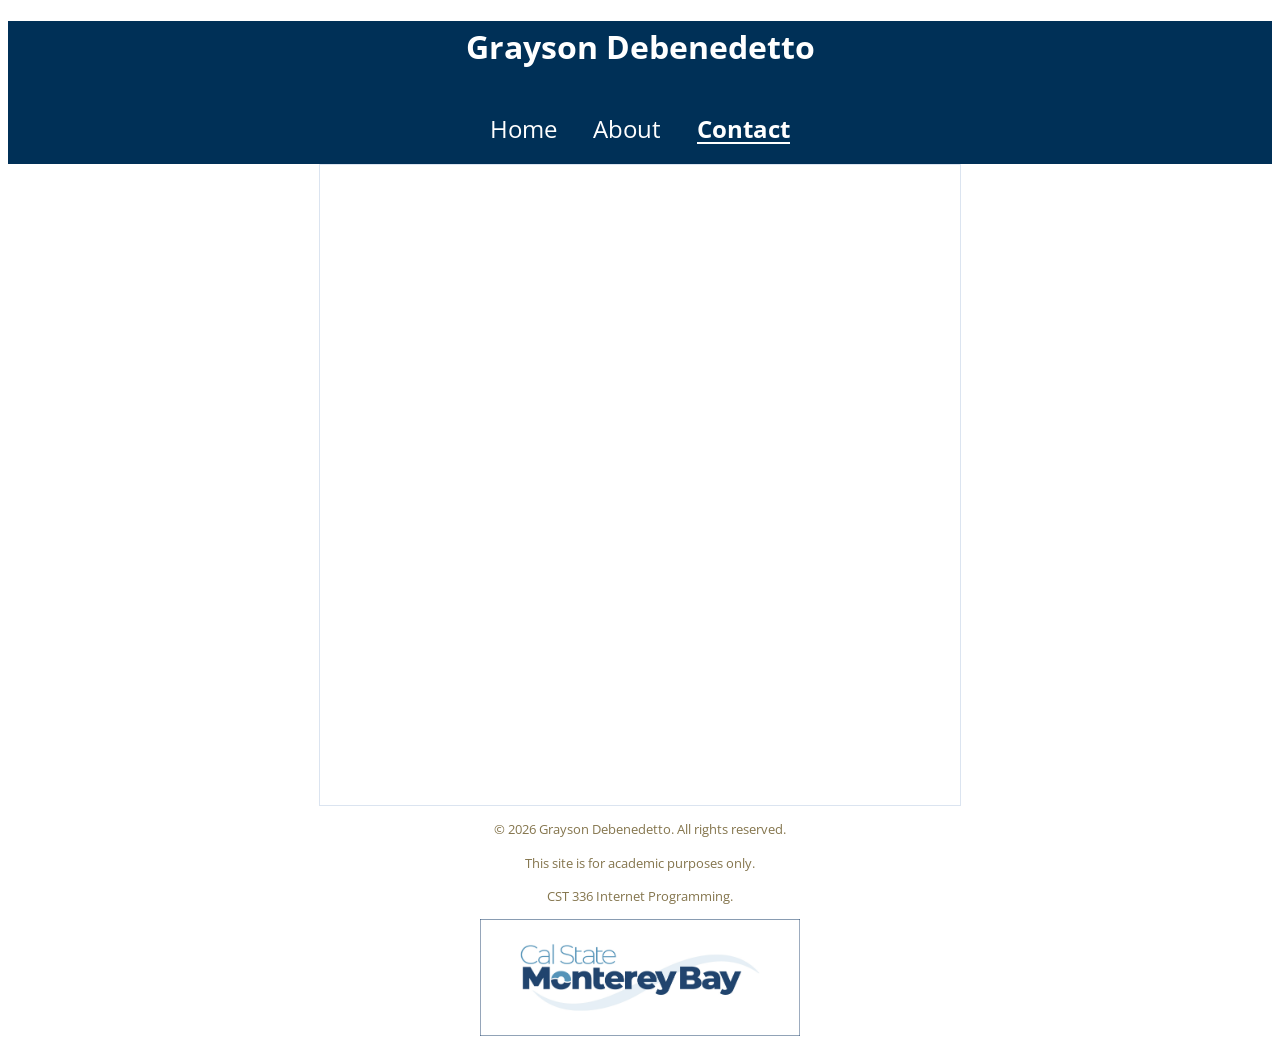
<file: lab1/contact.html>
<!DOCTYPE html>
<html lang="en">
<head>
    <meta charset="UTF-8">
    <meta name="viewport" content="width=device-width, initial-scale=1.0">
    <title>Grayson Debenedetto | Portfolio</title>

    <style>
    </style>

    <link rel="stylesheet" href="css/styles.css">

    <link rel="preconnect" href="https://fonts.googleapis.com">
    <link rel="preconnect" href="https://fonts.gstatic.com" crossorigin>
    <link href="https://fonts.googleapis.com/css2?family=Open+Sans:wght@400;700&display=swap" rel="stylesheet">

</head>
<body>
    <header> 
    <h1>Grayson Debenedetto</h1>
    <nav>
        <a href="index.html">Home</a>
        <a href="about.html">About</a>
        <a href="contact.html" class="current">Contact</a>
    </nav>
</header>

<iframe
  src="https://docs.google.com/forms/d/e/1FAIpQLSemlmVcbKpC_2KOcFciQHd-np9UkLtrU4CE4yxYRix_J_w3Ng/viewform"
  title="Contact form"
  loading="lazy">
</iframe>

</body>

<footer>
    <p>&copy; 2026 Grayson Debenedetto. All rights reserved.</p>
    <p>This site is for academic purposes only.</p>
    <p>CST 336 Internet Programming.</p>
    <!-- Display CSUMB logo here-->
    <figure>
        <img src="img/csumb_logo.jpg" alt="CSUMB Logo" class="logo">
    </figure>
</footer>
</body>
</html>
</file>
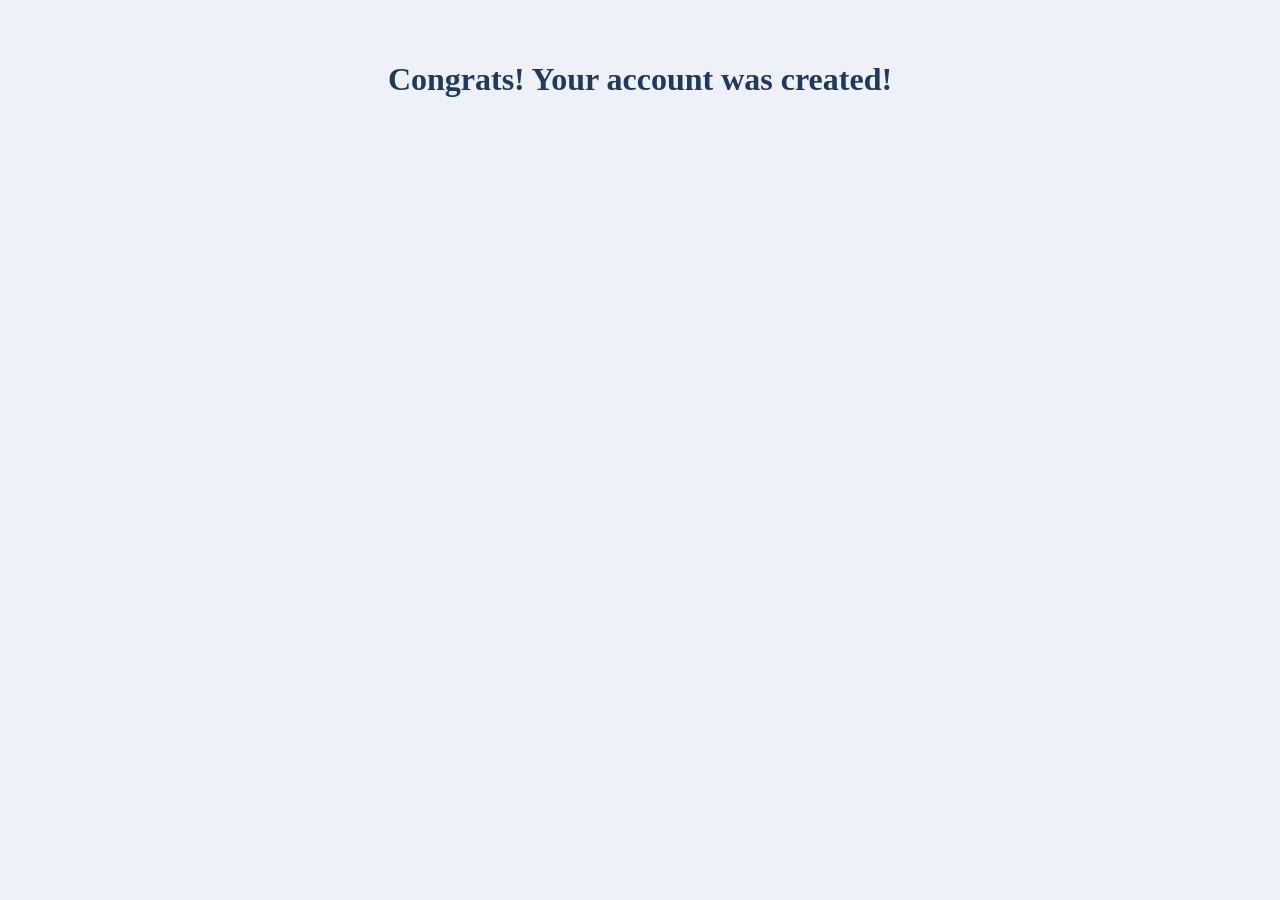
<file: lab3/welcome.html>
<!DOCTYPE html>
<html>
<head>
  <meta charset="utf-8">
  <title>Welcome</title>
  <link rel="stylesheet" href="css/styles.css">
</head>
<body>
  <h1>Congrats! Your account was created!</h1>
</body>
</html>
</file>
<file: hw1/css/styles.css>
header {
    background-color: #352555; 
    color: #FFFFFF; /* White text */
}

body {
    background-color: #1C1C1C ;
    color: #FFFFFF; /* Set text color to white for contrast */
    font-family: Arial, sans-serif;
    line-height: 1.6; /* Set line height for better readability */
}

footer {
    color:#84754D;
    font-size: 0.8rem;
}

.logo {
    width: 20rem;
    height: auto;
}

nav a {
    display: inline-block;
    padding: 1rem;
    font-size: 1.5rem;
    color: #FFFFFF;
    text-decoration: none;
}

nav a:hover {
    color: #fff;
    background-color: #C9B6E4;
    transition: all 0.3s ease; 
}

/* Class to make the current page navigation link stand out */
nav a.current {
    text-decoration: underline;
    text-decoration-color: white;
    text-decoration-thickness: 2px;
    text-underline-offset: 4px;
    font-weight: bold;
}

header, nav, main, footer {
    text-align: center; 
}

#medium {
    width: 30rem;
    height: auto;

}

.image-container {
    display: flex;
    flex-direction: column;
    align-items: center;
}

.image-container a {
    margin-top: 30px;
    margin-bottom: 30px;
    font-size: 14px;
    color: #D6D6D6;
    font-style: italic;
}

table {
    border-collapse: collapse; /* Collapse borders into a single border */
    margin: 0 auto 2rem;
    margin-bottom: 2rem;
    width: 75%
}

th, td {
    border: 1px solid #FFF;
    padding: 0.5rem;
    text-align: left;
}

.example {
    width: 30rem;
}

ul {
    list-style-position: inside;
}

a:hover {
    background-color: #9B89B5;
    transition: background-color 0.3s ease;
}

a {
    color: #D6D6D6;
}

.ethical-ux {
    width: 40rem;
}

.impact {
    width: 20rem;
}

.next-button, .previous-button , .next-button-first-page, .previous-button-last-page {
    display: inline-block;
    padding: 10px 20px;
    background-color: #352555; /* Button color */
    color: white; /* Text color */
    text-decoration: none; 
    border-radius: 5px; 
    font-weight: bold;
    text-align: center;
  }

.next-button:hover, .previous-button:hover, .next-button-first-page:hover, .previous-button-last-page:hover {
    background-color: #C9B6E4; 
  }

.next-button {
    margin-left: 0%;
}

.previous-button {
    float: left;
    margin-left: 30%;
}

.button-container {
    display: block;
    width: 100%;
    overflow: auto;
    margin-top: 30px;
    margin-bottom: 30px;
}

.next-button-first-page {
    margin-left: 40%;
}

.previous-button-last-page {
    margin-right: 40%;
}

caption {
    margin-top: 20px;
    margin-bottom: 10px;
}
</file>
<file: hw2/css/styles.css>
footer {
    padding: 2rem;
    color:#84754D;
    font-size: 0.8rem;
}

.logo {
    width: 20rem;
    height: auto;
}
</file>
<file: hw3/css/style.css>
#pokemonDisplay {
    background-color: #f1f1f1;
    padding: 20px;
    border-radius: 15px;
    transition: background-color 0.3s ease;
}

#pokemonDisplay.normal {
    background-color: #A8A77A;
}

#pokemonDisplay.fire {
    background-color: #EE8130;
}

#pokemonDisplay.water {
    background-color: #6390F0;
}

#pokemonDisplay.electric {
    background-color: #F7D02C;
}

#pokemonDisplay.grass {
    background-color: #7AC74C;
}


#pokemonDisplay.ice {
    background-color: #96D9D6;
}

#pokemonDisplay.fighting {
    background-color: #C22E28;
}

#pokemonDisplay.poison {
    background-color: #A33EA1;
}

#pokemonDisplay.ground {
    background-color: #E2BF65;
}

#pokemonDisplay.flying {
    background-color: #A98FF3;
}

#pokemonDisplay.psychic {
    background-color: #F95587;
}

#pokemonDisplay.bug {
    background-color: #A6B91A;
}

#pokemonDisplay.rock {
    background-color: #B6A136;
}

#pokemonDisplay.ghost {
    background-color: #735797;
}

#pokemonDisplay.dragon {
    background-color: #6F35FC;
}

#pokemonDisplay.dark {
    background-color: #705746;
}

#pokemonDisplay.steel {
    background-color: #B7B7CE;
}

#pokemonDisplay.fairy {
    background-color: #D685AD;
}

body {
    font-family: Arial, sans-serif;
    background-color: #f1f4f9;
    text-align: center;
    margin: 0;
    padding: 30px;
    background-image: url("../img/pokeballBackground.png");
    background-size: cover;
    background-position: center;
    background-repeat: no-repeat;
    background-attachment: fixed;
    min-height: 100vh;
}

h1 {
    color: #e3350d;
    font-size: 36px;
}

p {
    color: #333;
    font-size: 25px;
}

form {
    margin: 25px auto;
}

input {
    padding: 12px;
    width: 220px;
    border: 2px solid #ccc;
    border-radius: 8px;
    font-size: 16px;
}

button {
    padding: 12px 20px;
    background-color: #e3350d;
    color: white;
    border: none;
    border-radius: 8px;
    cursor: pointer;
    font-size: 16px;
}

button:hover {
    background-color: #b52a0a;
}

#pokemonDisplay {
    background-color: white;
    max-width: 50rem;
    margin: 3rem auto;
    padding: 3rem;
    border-radius: 3rem;
}

#pokemonDisplay img {
    width: 10rem;
    height: 10rem;
}

#pokemonDisplay h2 {
    color: #000;
}

#pokemonDisplay h3 {
    color: #333;
}

footer p {
    padding: 2rem;
    color:#84754D;
    margin: 0.2rem 0;
    line-height: .2;
    font-size: 20px
}

.logo {
    width: 20rem;
    height: auto;
}
</file>
<file: lab1/css/styles.css>
body {
    background-color: #FFFFFF;
    color: #003057; /* Set text color to dark blue for contrast */
    font-family: Arial, sans-serif;
    line-height: 1.6; /* Set line height for better readability */
}

header, nav, main, footer {
    text-align: center; 
}

/* Navigation bar styles */
nav a {
    display: inline-block;
    padding: 1rem;
    font-size: 1.5rem;
    color: #FFFFFF;
    text-decoration: none;
}

nav a:hover {
    color: #fff;
    background-color: #173f73;
    font-size: 2rem;
    border-bottom: 2px solid orange;
}

/* Class to make the current page navigation link stand out */
nav a.current {
    text-decoration: underline;
    text-decoration-color: white;
    text-decoration-thickness: 2px;
    text-underline-offset: 4px;
    font-weight: bold;
}

main {
    display: flex; /* Use Flexbox for layout */
    justify-content: center; /* Center the items horizontally */
    gap: 2rem;
    flex-wrap: wrap; /* Allow items to wrap on smaller screens */
    margin: 2rem;
    text-align: center;
}

header {
    background-color: #003057; /* Dark blue background */
    color: #FFFFFF; /* White text */
}

footer {
    color:#84754D;
    font-size: 0.8rem;
}

#about-main {
    display: block; /* Override the flex display for the about page */
    margin: 0 auto; /* Center the content horizontally */
}

#table-header {
    background-color:#003057;
    color: #FFFFFF;
}


/* About Table Styles */
table {
    border-collapse: collapse; /* Collapse borders into a single border */
    margin: 0 auto 2rem;
    margin-bottom: 2rem;
    width: 75%
}

th, td {
    border: 1px solid #FFF;
    padding: 0.5rem;
    text-align: left;
}

.table-row-beginner td {
    background-color: #dbe4f0; /* Light blue for beginner level */
}

.table-row-novice td {
    background-color: #dfcb97; /* gold for novice level */
}

iframe {
    display: block;
    width: min(100%, 40rem);
    min-height: 40rem;
    margin: 0 auto;
    border: 1px solid #dbe4f0;
}

body {
  font-family: "Open Sans", Arial, sans-serif;
}

.logo {
    width: 20rem;
    height: auto;
}

ul {
    list-style-position: inside;
}
</file>
<file: lab3/css/styles.css>
body {
    background-color: #eef2f8;
    margin: 0;
    padding: 40px 15px;
    color: #334155;
}

h1 {
    text-align: center;
    color: #1e3a5f;
    margin-bottom: 25px;
}

form {
    background-color: white;
    max-width: 50rem;
    margin: auto;
    padding: 2rem;
    border-radius: 12px;
    box-shadow: 0 4px 15px rgba(0, 0, 0, 0.1);
}

label {
    display: inline-block;
    margin-bottom: 10px;
}

input[type="text"],
input[type="password"],
select {
    width: 100%;
    padding: 10px;
    margin-top: 5px;
    margin-bottom: 12px;
    border: 1px solid #cbd5e1;
    border-radius: 6px;
    box-sizing: border-box;
    font-size: 14px
}

button {
    background-color: #1e3a5f;
    color: white;
    padding: 12px 25px;
    border: none;
    border-radius: 6px;
    cursor: pointer;
    font-size: 16px;
}

button:hover {
    background-color: #2563eb;
}

input:focus {
    outline: none;
    border-color: #3b82f6;
}

select:focus {
    outline: none;
    border-color: #3b82f6;
}

#usernameError {
    font-size: 13px;
    font-weight: bold;
}

#suggestedPassword {
    color: #2563eb;
    font-weight: bold;
    font-size: 13px;
}


#passwordError {
    color: red;
    font-size: 13px;
}

#city, #latitude, #longitude {
    color: #1e3a5f;
    font-weight: bold;
}

footer {
    margin: 2rem;
    color:#84754D;
    font-size: 0.8rem;
    text-align: center;
}

.logo {
    width: 20rem;
    height: auto;
}

#password,
#passwordAgain {
    width: 20rem;
    box-sizing: border-box;
}
</file>
<file: lab2/guess_number/css/styles.css>
header, main, footer, #main {
    margin: 2rem;
    text-align: center;
}

header {
    background: linear-gradient(
        135deg,
        rgba(20, 20, 20, 0.90),
        rgba(65, 65, 65, 0.80)
    );

    color: #fff;
    padding: 2rem;
    margin: 2rem;
    border-radius: 20px;
    backdrop-filter: blur(8px);
}

body {
    background-image: url('../img/guess_the_number.jpg');
    background-repeat: no-repeat;
    background-position: center;
    background-size: cover;
    background-attachment: fixed;
}

footer {
    background: linear-gradient(
        135deg,
        rgba(20, 20, 20, 0.90),
        rgba(65, 65, 65, 0.80)
    );

    color: #fff;
    padding: 2rem;
    margin: 2rem;
    backdrop-filter: blur(8px);
}

#main {
    background-color: rgba(0, 0, 0, 0.70);
    color:#fff;
    border-radius: 20px;
    font-size: 1.5rem;
    backdrop-filter: blur(5px);
}

#gameImage {
    margin: 2rem auto;
    justify-content: center;
}

#guessBtn, #resetBtn {
    padding: 0.5rem 1rem;
    font-size: 1rem;
    margin: 0.5rem;
    cursor: pointer;
}

.logo {
    width: 20rem;
    height: auto;
}
</file>
